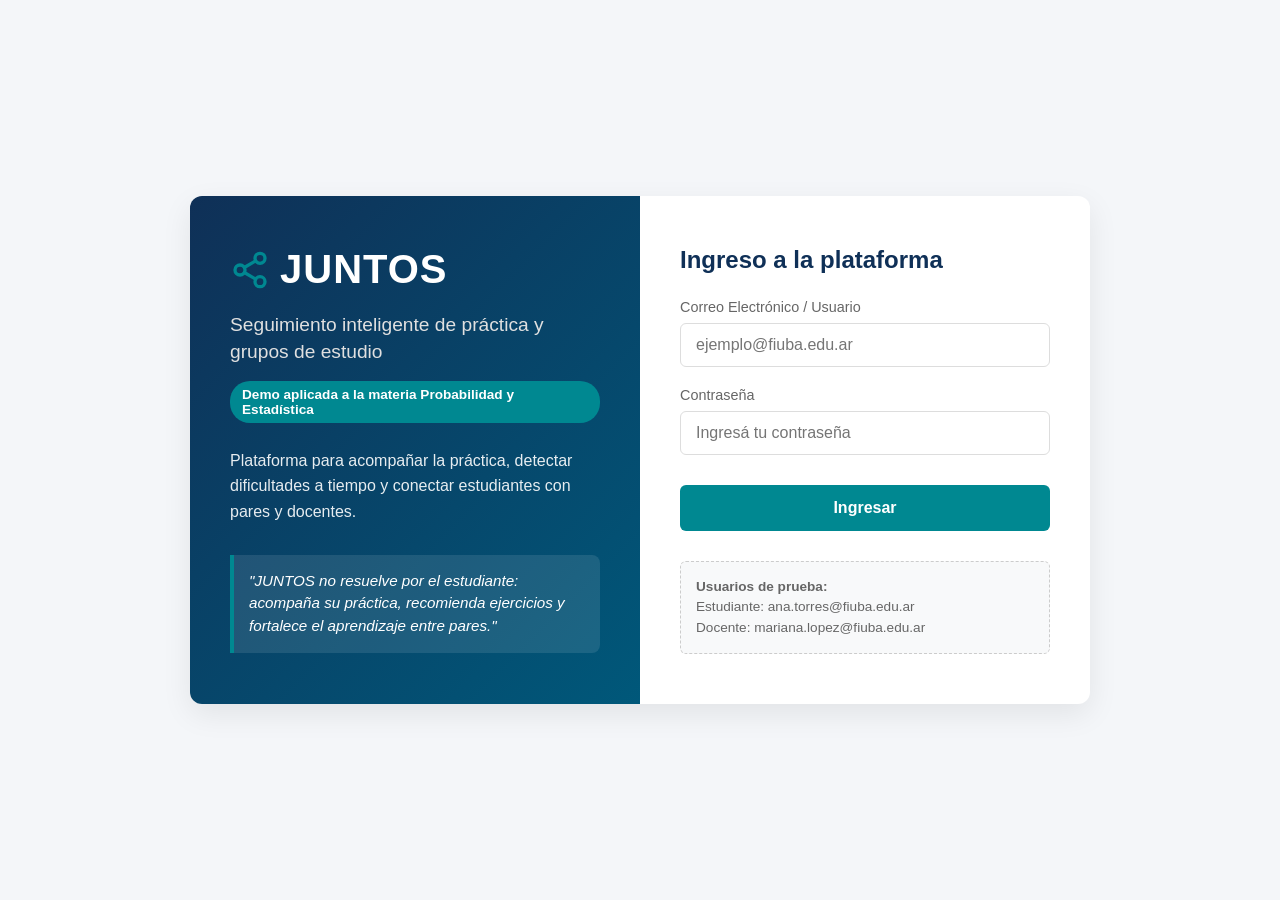
<file: index.html>
<!DOCTYPE html>
<html lang="es">
<head>
    <meta charset="UTF-8">
    <meta name="viewport" content="width=device-width, initial-scale=1.0">
    <title>JUNTOS - Demo Probabilidad y Estadística</title>
    <link rel="stylesheet" href="styles.css">
</head>
<body>
    <div class="login-container">
        <div class="login-info">
            <div class="logo-container">
                <!-- SVG Logo representing connection/peers -->
                <svg width="40" height="40" viewBox="0 0 24 24" fill="none" stroke="currentColor" stroke-width="2" stroke-linecap="round" stroke-linejoin="round" class="logo-icon">
                    <circle cx="18" cy="5" r="3"></circle>
                    <circle cx="6" cy="12" r="3"></circle>
                    <circle cx="18" cy="19" r="3"></circle>
                    <line x1="8.59" y1="13.51" x2="15.42" y2="17.49"></line>
                    <line x1="15.41" y1="6.51" x2="8.59" y2="10.49"></line>
                </svg>
                <h1 class="logo-text">JUNTOS</h1>
            </div>
            <h2 class="subtitle">Seguimiento inteligente de práctica y grupos de estudio</h2>
            <div class="demo-badge">Demo aplicada a la materia Probabilidad y Estadística</div>

            <p class="support-text">
                Plataforma para acompañar la práctica, detectar dificultades a tiempo y conectar estudiantes con pares y docentes.
            </p>

            <div class="highlight-text">
                "JUNTOS no resuelve por el estudiante: acompaña su práctica, recomienda ejercicios y fortalece el aprendizaje entre pares."
            </div>
        </div>

        <div class="login-form-container">
            <h3>Ingreso a la plataforma</h3>
            <form id="login-form">
                <div class="input-group">
                    <label for="email">Correo Electrónico / Usuario</label>
                    <input type="email" id="email" name="email" required placeholder="ejemplo@fiuba.edu.ar">
                </div>
                <div class="input-group">
                    <label for="password">Contraseña</label>
                    <input type="password" id="password" name="password" required placeholder="Ingresá tu contraseña">
                </div>
                <div id="error-message" class="error-message"></div>
                <button type="submit" class="submit-btn">Ingresar</button>
            </form>

            <div class="demo-users-info">
                <strong>Usuarios de prueba:</strong><br>
                Estudiante: ana.torres@fiuba.edu.ar<br>
                Docente: mariana.lopez@fiuba.edu.ar
            </div>
        </div>
    </div>
    <script src="script.js"></script>
</body>
</html>
</file>
<file: styles.css>
:root {
    --primary-color: #0f3057; /* Deep blue / Navy */
    --secondary-color: #00587a; /* Lighter blue */
    --accent-color: #008891; /* Teal */
    --bg-color: #f4f6f9; /* Light grey/blue background */
    --text-main: #333333;
    --text-light: #666666;
    --white: #ffffff;
    --error: #d9534f;
}

* {
    box-sizing: border-box;
    margin: 0;
    padding: 0;
    font-family: 'Segoe UI', Tahoma, Geneva, Verdana, sans-serif;
}

body {
    background-color: var(--bg-color);
    display: flex;
    justify-content: center;
    align-items: center;
    min-height: 100vh;
    color: var(--text-main);
}

.login-container {
    background-color: var(--white);
    border-radius: 12px;
    box-shadow: 0 10px 30px rgba(0, 0, 0, 0.08);
    display: flex;
    max-width: 900px;
    width: 90%;
    overflow: hidden;
}

/* Left side - Info */
.login-info {
    background: linear-gradient(135deg, var(--primary-color), var(--secondary-color));
    color: var(--white);
    padding: 40px;
    width: 50%;
    display: flex;
    flex-direction: column;
    justify-content: center;
}

.logo-container {
    display: flex;
    align-items: center;
    margin-bottom: 20px;
}

.logo-icon {
    color: var(--accent-color);
    margin-right: 10px;
}

.logo-text {
    font-size: 2.5rem;
    font-weight: 700;
    letter-spacing: 1px;
}

.subtitle {
    font-size: 1.2rem;
    font-weight: 400;
    margin-bottom: 15px;
    line-height: 1.4;
    color: #e0e0e0;
}

.demo-badge {
    display: inline-block;
    background-color: var(--accent-color);
    color: var(--white);
    padding: 6px 12px;
    border-radius: 20px;
    font-size: 0.85rem;
    font-weight: 600;
    margin-bottom: 25px;
    align-self: flex-start;
}

.support-text {
    font-size: 1rem;
    line-height: 1.6;
    margin-bottom: 30px;
    color: rgba(255, 255, 255, 0.9);
}

.highlight-text {
    background-color: rgba(255, 255, 255, 0.1);
    border-left: 4px solid var(--accent-color);
    padding: 15px;
    font-style: italic;
    font-size: 0.95rem;
    line-height: 1.5;
    border-radius: 0 8px 8px 0;
}

/* Right side - Form */
.login-form-container {
    padding: 50px 40px;
    width: 50%;
    display: flex;
    flex-direction: column;
    justify-content: center;
}

.login-form-container h3 {
    margin-bottom: 25px;
    font-size: 1.5rem;
    color: var(--primary-color);
}

.input-group {
    margin-bottom: 20px;
}

.input-group label {
    display: block;
    margin-bottom: 8px;
    font-weight: 500;
    font-size: 0.9rem;
    color: var(--text-light);
}

.input-group input {
    width: 100%;
    padding: 12px 15px;
    border: 1px solid #ddd;
    border-radius: 6px;
    font-size: 1rem;
    transition: border-color 0.3s;
}

.input-group input:focus {
    outline: none;
    border-color: var(--accent-color);
    box-shadow: 0 0 0 2px rgba(0, 136, 145, 0.2);
}

.submit-btn {
    width: 100%;
    padding: 14px;
    background-color: var(--accent-color);
    color: white;
    border: none;
    border-radius: 6px;
    font-size: 1rem;
    font-weight: 600;
    cursor: pointer;
    transition: background-color 0.3s, transform 0.1s;
    margin-top: 10px;
}

.submit-btn:hover {
    background-color: #00727a;
}

.submit-btn:active {
    transform: scale(0.98);
}

.error-message {
    color: var(--error);
    font-size: 0.9rem;
    margin-bottom: 15px;
    min-height: 20px;
    display: none;
}

.demo-users-info {
    margin-top: 30px;
    padding: 15px;
    background-color: #f8f9fa;
    border: 1px dashed #ccc;
    border-radius: 6px;
    font-size: 0.85rem;
    color: var(--text-light);
    line-height: 1.5;
}

/* Responsive */
@media (max-width: 768px) {
    .login-container {
        flex-direction: column;
        max-width: 450px;
    }

    .login-info, .login-form-container {
        width: 100%;
    }

    .login-info {
        padding: 30px 20px;
    }

    .login-form-container {
        padding: 30px 20px;
    }
}
</file>
<file: frontend/styles.css>
:root {
    --primary-color: #0f3057; /* Deep blue / Navy */
    --secondary-color: #00587a; /* Lighter blue */
    --accent-color: #008891; /* Teal */
    --bg-color: #f4f6f9; /* Light grey/blue background */
    --text-main: #333333;
    --text-light: #666666;
    --white: #ffffff;
    --error: #d9534f;
}

* {
    box-sizing: border-box;
    margin: 0;
    padding: 0;
    font-family: 'Segoe UI', Tahoma, Geneva, Verdana, sans-serif;
}

body {
    background-color: var(--bg-color);
    display: flex;
    justify-content: center;
    align-items: center;
    min-height: 100vh;
    color: var(--text-main);
}

.login-container {
    background-color: var(--white);
    border-radius: 12px;
    box-shadow: 0 10px 30px rgba(0, 0, 0, 0.08);
    display: flex;
    max-width: 900px;
    width: 90%;
    overflow: hidden;
}

/* Left side - Info */
.login-info {
    background: linear-gradient(135deg, var(--primary-color), var(--secondary-color));
    color: var(--white);
    padding: 40px;
    width: 50%;
    display: flex;
    flex-direction: column;
    justify-content: center;
}

.logo-container {
    display: flex;
    align-items: center;
    margin-bottom: 20px;
}

.logo-icon {
    color: var(--accent-color);
    margin-right: 10px;
}

.logo-text {
    font-size: 2.5rem;
    font-weight: 700;
    letter-spacing: 1px;
}

.subtitle {
    font-size: 1.2rem;
    font-weight: 400;
    margin-bottom: 15px;
    line-height: 1.4;
    color: #e0e0e0;
}

.demo-badge {
    display: inline-block;
    background-color: var(--accent-color);
    color: var(--white);
    padding: 6px 12px;
    border-radius: 20px;
    font-size: 0.85rem;
    font-weight: 600;
    margin-bottom: 25px;
    align-self: flex-start;
}

.support-text {
    font-size: 1rem;
    line-height: 1.6;
    margin-bottom: 30px;
    color: rgba(255, 255, 255, 0.9);
}

.highlight-text {
    background-color: rgba(255, 255, 255, 0.1);
    border-left: 4px solid var(--accent-color);
    padding: 15px;
    font-style: italic;
    font-size: 0.95rem;
    line-height: 1.5;
    border-radius: 0 8px 8px 0;
}

/* Right side - Form */
.login-form-container {
    padding: 50px 40px;
    width: 50%;
    display: flex;
    flex-direction: column;
    justify-content: center;
}

.login-form-container h3 {
    margin-bottom: 25px;
    font-size: 1.5rem;
    color: var(--primary-color);
}

.input-group {
    margin-bottom: 20px;
}

.input-group label {
    display: block;
    margin-bottom: 8px;
    font-weight: 500;
    font-size: 0.9rem;
    color: var(--text-light);
}

.input-group input {
    width: 100%;
    padding: 12px 15px;
    border: 1px solid #ddd;
    border-radius: 6px;
    font-size: 1rem;
    transition: border-color 0.3s;
}

.input-group input:focus {
    outline: none;
    border-color: var(--accent-color);
    box-shadow: 0 0 0 2px rgba(0, 136, 145, 0.2);
}

.submit-btn {
    width: 100%;
    padding: 14px;
    background-color: var(--accent-color);
    color: white;
    border: none;
    border-radius: 6px;
    font-size: 1rem;
    font-weight: 600;
    cursor: pointer;
    transition: background-color 0.3s, transform 0.1s;
    margin-top: 10px;
}

.submit-btn:hover {
    background-color: #00727a;
}

.submit-btn:active {
    transform: scale(0.98);
}

.error-message {
    color: var(--error);
    font-size: 0.9rem;
    margin-bottom: 15px;
    min-height: 20px;
    display: none;
}

.demo-users-info {
    margin-top: 30px;
    padding: 15px;
    background-color: #f8f9fa;
    border: 1px dashed #ccc;
    border-radius: 6px;
    font-size: 0.85rem;
    color: var(--text-light);
    line-height: 1.5;
}

/* Responsive */
@media (max-width: 768px) {
    .login-container {
        flex-direction: column;
        max-width: 450px;
    }

    .login-info, .login-form-container {
        width: 100%;
    }

    .login-info {
        padding: 30px 20px;
    }

    .login-form-container {
        padding: 30px 20px;
    }
}

/* App Layout Styles */
.app-container {
    display: flex;
    flex-direction: column;
    height: 100vh;
    width: 100vw;
    background-color: var(--bg-color);
}

.app-header {
    background-color: var(--primary-color);
    color: var(--white);
    padding: 15px 30px;
    display: flex;
    justify-content: space-between;
    align-items: center;
    box-shadow: 0 2px 5px rgba(0,0,0,0.1);
    z-index: 10;
}

.header-logo {
    display: flex;
    align-items: center;
    gap: 15px;
}

.header-logo svg {
    color: var(--accent-color);
}

.header-logo-text {
    font-size: 1.5rem;
    font-weight: 700;
}

.header-subtitle {
    font-size: 1rem;
    color: #e0e0e0;
    border-left: 1px solid rgba(255,255,255,0.3);
    padding-left: 15px;
}

.header-user {
    display: flex;
    align-items: center;
    gap: 15px;
}

.user-name {
    font-weight: 600;
}

.user-role {
    font-size: 0.85rem;
    background-color: var(--accent-color);
    padding: 3px 8px;
    border-radius: 12px;
    text-transform: capitalize;
}

.app-header .logout-btn {
    background-color: transparent;
    color: var(--white);
    border: 1px solid rgba(255,255,255,0.5);
    padding: 6px 12px;
    border-radius: 4px;
    cursor: pointer;
    transition: all 0.2s;
}

.app-header .logout-btn:hover {
    background-color: rgba(255,255,255,0.1);
    border-color: var(--white);
}

.app-body {
    display: flex;
    flex: 1;
    overflow: hidden;
}

.selected-week-badge {
    background-color: #f8f9fa;
    border: 1px solid #ddd;
    padding: 15px;
    margin: 15px;
    border-radius: 8px;
    display: flex;
    flex-direction: column;
    gap: 8px;
    font-size: 0.9rem;
}
.week-badge-label {
    font-size: 0.75rem;
    text-transform: uppercase;
    color: var(--text-light);
    font-weight: bold;
    letter-spacing: 0.5px;
}
.week-selector {
    width: 100%;
    padding: 6px;
    border: 1px solid #ccc;
    border-radius: 4px;
    background-color: #fff;
    font-size: 0.9rem;
    color: var(--text-main);
}
.week-badge-topic {
    font-size: 0.85rem;
    color: var(--text-main);
    font-style: italic;
}
.week-summary-card {
    background: white;
    padding: 20px;
    border-radius: 6px;
    border-left: 4px solid var(--accent-color);
    box-shadow: var(--card-shadow);
}
.week-summary-card h3 {
    margin-top: 0;
    color: var(--primary-color);
}
.week-demo-note {
    background-color: #fff3cd;
    color: #856404;
    padding: 10px 15px;
    border-radius: 6px;
    border: 1px solid #ffeeba;
    margin-bottom: 20px;
    font-size: 0.9rem;
}

.app-sidebar {
    width: 250px;
    background-color: var(--white);
    border-right: 1px solid #e0e0e0;
    overflow-y: auto;
    padding: 20px 0;
}

.sidebar-menu {
    list-style: none;
}

.sidebar-menu li {
    padding: 12px 25px;
    cursor: pointer;
    color: var(--text-main);
    transition: background-color 0.2s, color 0.2s;
    border-left: 4px solid transparent;
}

.sidebar-menu li:hover {
    background-color: var(--bg-color);
    color: var(--accent-color);
}

.sidebar-menu li.active {
    background-color: rgba(0, 136, 145, 0.1);
    color: var(--accent-color);
    border-left-color: var(--accent-color);
    font-weight: 600;
}

.app-main {
    flex: 1;
    padding: 30px 40px;
    overflow-y: auto;
}

.app-main h1 {
    color: var(--primary-color);
    margin-bottom: 10px;
}

.app-main > p {
    color: var(--text-light);
    margin-bottom: 30px;
    font-size: 1.1rem;
}

/* Cards */
.cards-grid {
    display: grid;
    grid-template-columns: repeat(auto-fill, minmax(220px, 1fr));
    gap: 20px;
}

.stat-card {
    background-color: var(--white);
    border-radius: 10px;
    padding: 20px;
    box-shadow: 0 4px 6px rgba(0,0,0,0.05);
    border-top: 4px solid var(--secondary-color);
    transition: transform 0.2s;
}

.stat-card:hover {
    transform: translateY(-2px);
}

.stat-card-title {
    font-size: 0.9rem;
    color: var(--text-light);
    margin-bottom: 10px;
}

.stat-card-value {
    font-size: 1.5rem;
    font-weight: 700;
    color: var(--primary-color);
}

/* Overriding body styles for app layout */
body.app-layout {
    display: block;
    min-height: 100vh;
    background-color: var(--bg-color);
}

.placeholder-view {
    background-color: var(--white);
    border-radius: 10px;
    padding: 40px;
    text-align: center;
    color: var(--text-light);
    box-shadow: 0 4px 6px rgba(0,0,0,0.05);
}

/* --- DEMO STYLES --- */
.demo-btn {
    padding: 10px 20px;
    border: none;
    border-radius: 6px;
    font-size: 1rem;
    font-weight: 600;
    cursor: pointer;
    transition: background-color 0.2s, transform 0.1s;
}
.demo-btn.primary {
    background-color: var(--accent-color);
    color: white;
}
.demo-btn.primary:hover {
    background-color: #00727a;
}
.demo-btn.secondary {
    background-color: #e0e0e0;
    color: var(--text-main);
}
.demo-btn.secondary:hover {
    background-color: #cccccc;
}
.demo-btn.small-btn {
    padding: 6px 12px;
    font-size: 0.9rem;
    background-color: var(--secondary-color);
    color: white;
}
.demo-btn.small-btn:hover {
    background-color: #004561;
}

.mt-10 { margin-top: 10px; }
.mt-20 { margin-top: 20px; }

.hidden {
    display: none !important;
}

/* Teoria Guiada */
.teoria-bloque {
    background-color: var(--white);
    border-radius: 8px;
    padding: 20px;
    margin-bottom: 20px;
    box-shadow: 0 2px 4px rgba(0,0,0,0.05);
    border-left: 4px solid var(--accent-color);
}
.teoria-bloque h3 {
    color: var(--primary-color);
    margin-bottom: 12px;
}
.pregunta-box {
    background-color: var(--bg-color);
    padding: 15px;
    border-radius: 6px;
    margin-top: 15px;
}
.pregunta-box label {
    display: block;
    margin-bottom: 8px;
    cursor: pointer;
}
.feedback-msg {
    margin-top: 10px;
    font-weight: 500;
}
.ejemplo-box {
    background-color: #f8f9fa;
    padding: 15px;
    border-radius: 6px;
    border: 1px solid #e0e0e0;
}

/* Guia Ejercicios y Practica Recomendada */
.recommended-practice-card {
    background-color: #e6f7ff;
    border-left: 4px solid var(--accent-color);
    padding: 20px;
    border-radius: 8px;
    margin-bottom: 20px;
    box-shadow: 0 2px 4px rgba(0,0,0,0.05);
}

.exercise-section-title {
    color: var(--primary-color);
    font-size: 1.2rem;
    margin-bottom: 15px;
}

.ejercicio-list {
    display: flex;
    flex-direction: column;
    gap: 15px;
}

.exercise-card {
    background-color: var(--white);
    border-radius: 8px;
    padding: 20px;
    box-shadow: 0 2px 4px rgba(0,0,0,0.05);
    border: 1px solid #e0e0e0;
}

.exercise-card-header {
    display: flex;
    justify-content: space-between;
    align-items: center;
    margin-bottom: 10px;
    font-size: 1.1rem;
}

.exercise-meta {
    color: var(--text-light);
    font-size: 0.95rem;
    margin-bottom: 15px;
}

.exercise-actions {
    display: flex;
    gap: 10px;
}

.tag {
    padding: 4px 8px;
    border-radius: 12px;
    font-size: 0.8rem;
    font-weight: 600;
}
.tag-res { background-color: #d4edda; color: #155724; }
.tag-pend { background-color: #f8d7da; color: #721c24; }
.tag-recom { background-color: #fff3cd; color: #856404; border: 1px solid #ffeeba; }
.tag-block { background-color: #e2e3e5; color: #383d41; }

/* Resolver Ejercicio */
.resolver-container {
    background-color: var(--white);
    padding: 25px;
    border-radius: 8px;
    box-shadow: 0 2px 4px rgba(0,0,0,0.05);
}

.resolver-header {
    margin-bottom: 15px;
    color: var(--primary-color);
}

.resolver-card {
    border: 1px solid #e0e0e0;
}

.back-to-guide-btn {
    margin-left: auto;
}

.feedback-ai-card {
    border-radius: 8px;
    padding: 15px;
    margin-top: 20px;
}

/* Diagnosis Inline Card */
.diagnosis-inline-card {
    background-color: #fff3cd;
    border-left: 4px solid #ffc107;
    padding: 15px;
    margin: 10px 0;
    border-radius: 4px;
    font-size: 0.95rem;
    color: #856404;
}

.diagnosis-label {
    font-weight: bold;
    text-transform: uppercase;
    font-size: 0.8rem;
    margin-bottom: 8px;
    color: #b58105;
}

/* Diagnostico Summary Grid */
.diagnostico-summary-grid {
    display: grid;
    grid-template-columns: repeat(auto-fit, minmax(200px, 1fr));
    gap: 20px;
    margin-bottom: 20px;
}

.diagnostico-card {
    background-color: #f8f9fa;
    padding: 20px;
    border-radius: 8px;
    text-align: center;
    border: 1px solid #e0e0e0;
}

.diagnostico-status {
    font-size: 1.1rem;
    font-weight: bold;
    color: var(--primary-color);
    margin-top: 10px;
}

.difficulty-list {
    display: flex;
    flex-direction: column;
    gap: 15px;
}

.difficulty-item {
    background-color: #fdf3f4;
    border-left: 4px solid #e74c3c;
    padding: 15px;
    border-radius: 4px;
}

.topic-status-table {
    width: 100%;
    border-collapse: collapse;
}

.topic-status-table th,
.topic-status-table td {
    padding: 12px;
    text-align: left;
    border-bottom: 1px solid #ddd;
}

.topic-status-table th {
    background-color: #f8f9fa;
    font-weight: bold;
}

.status-pill {
    padding: 4px 10px;
    border-radius: 12px;
    font-size: 0.85rem;
    font-weight: bold;
}

.status-understood {
    background-color: #d4edda;
    color: #155724;
}

.status-weak {
    background-color: #f8d7da;
    color: #721c24;
}

.status-pending {
    background-color: #e2e3e5;
    color: #383d41;
}

/* Practice Recommendation Card */
.practice-recommendation-card {
    background-color: var(--white);
    padding: 25px;
    border-radius: 8px;
    box-shadow: 0 2px 4px rgba(0,0,0,0.05);
}

.recommendation-list {
    display: flex;
    flex-direction: column;
    gap: 15px;
}

.recommendation-item {
    background-color: #f8f9fa;
    border: 1px solid #e0e0e0;
    padding: 15px;
    border-radius: 6px;
}

.recommendation-item h5 {
    margin-bottom: 8px;
    color: var(--primary-color);
}
.enunciado-box {
    background-color: #f8f9fa;
    padding: 15px;
    border-left: 4px solid var(--secondary-color);
    margin-bottom: 20px;
    font-size: 1.05rem;
}
.resolucion-textarea {
    width: 100%;
    padding: 15px;
    border: 1px solid #ddd;
    border-radius: 6px;
    font-family: monospace;
    font-size: 1rem;
    resize: vertical;
}
.resolver-actions {
    display: flex;
    gap: 10px;
}
.pista-msg {
    background-color: #fff3cd;
    color: #856404;
    padding: 10px 15px;
    border-radius: 6px;
    border-left: 4px solid #ffeeba;
    font-style: italic;
}
.feedback-card {
    padding: 15px;
    border-radius: 6px;
}
.error-card {
    background-color: #fdf3f4;
    border: 1px solid #f5c6cb;
    color: #721c24;
}
.success-card {
    background-color: #d4edda;
    border: 1px solid #c3e6cb;
    color: #155724;
}
.grupo-estudio-sug {
    margin-top: 15px;
    padding: 15px;
    background-color: var(--white);
    border: 1px dashed var(--accent-color);
    border-radius: 6px;
}
.success-msg {
    color: #155724;
    background-color: #d4edda;
    padding: 10px;
    border-radius: 4px;
    margin-top: 10px;
}

/* Diagnostico & Grupos */
.diagnostico-container, .grupo-card {
    background-color: var(--white);
    padding: 25px;
    border-radius: 8px;
    box-shadow: 0 2px 4px rgba(0,0,0,0.05);
}
.diagnostico-table {
    width: 100%;
    border-collapse: collapse;
}
.diagnostico-table th, .diagnostico-table td {
    padding: 12px;
    text-align: left;
    border-bottom: 1px solid #ddd;
}
.diagnostico-table th {
    background-color: #f8f9fa;
    color: var(--primary-color);
}
.recomendacion-box {
    background-color: #e9ecef;
    padding: 15px;
    border-radius: 6px;
    border-left: 4px solid var(--primary-color);
}

/* Nuevos estilos para Teoría Guiada y Chat del Tutor */

.guided-theory-layout {
    display: flex;
    flex-direction: column;
    gap: 20px;
}

@media (min-width: 992px) {
    .guided-theory-layout {
        flex-direction: row;
        align-items: flex-start;
    }
}

.theory-card {
    flex: 1;
    background-color: var(--white);
    border-radius: 12px;
    box-shadow: 0 4px 12px rgba(0,0,0,0.05);
    padding: 30px;
}

.theory-header {
    margin-bottom: 20px;
    border-bottom: 2px solid var(--bg-color);
    padding-bottom: 15px;
}

.section-kicker {
    display: inline-block;
    font-size: 0.85rem;
    color: var(--accent-color);
    text-transform: uppercase;
    font-weight: bold;
    letter-spacing: 0.5px;
    margin-bottom: 5px;
}

.theory-header h2 {
    color: var(--primary-color);
    font-size: 1.8rem;
    margin-bottom: 0;
}

.guided-theory-content {
    font-size: 1.05rem;
    line-height: 1.6;
    color: var(--text-main);
}

.loading-card {
    display: flex;
    flex-direction: column;
    align-items: center;
    justify-content: center;
    padding: 50px 20px;
    color: var(--text-light);
}

.spinner {
    border: 4px solid var(--bg-color);
    border-top: 4px solid var(--accent-color);
    border-radius: 50%;
    width: 40px;
    height: 40px;
    animation: spin 1s linear infinite;
    margin-bottom: 15px;
}

@keyframes spin {
    0% { transform: rotate(0deg); }
    100% { transform: rotate(360deg); }
}

.theory-response h1,
.theory-response h2,
.theory-response h3,
.theory-response h4 {
    color: var(--primary-color);
    margin-top: 25px;
    margin-bottom: 15px;
}

.theory-response h1 { font-size: 1.6rem; }
.theory-response h2 { font-size: 1.4rem; }
.theory-response h3 { font-size: 1.2rem; }

.theory-response p {
    margin-bottom: 15px;
}

.theory-response ul,
.theory-response ol {
    margin-bottom: 15px;
    margin-left: 20px;
}

.theory-response li {
    margin-bottom: 8px;
}

.theory-response strong {
    color: var(--secondary-color);
}

.theory-actions {
    margin-top: 30px;
    padding-top: 20px;
    border-top: 1px solid var(--bg-color);
    display: flex;
    gap: 15px;
    flex-wrap: wrap;
}

/* Chat del Tutor Rediseñado */
.tutor-chat-card {
    background-color: var(--white);
    border-radius: 12px;
    box-shadow: 0 4px 12px rgba(0,0,0,0.05);
    padding: 20px;
    width: 100%;
}

@media (min-width: 992px) {
    .tutor-chat-card {
        width: 350px;
        position: sticky;
        top: 20px;
    }
}

.tutor-chat-card h3 {
    color: var(--primary-color);
    font-size: 1.2rem;
    margin-bottom: 10px;
}

.chat-helper-text {
    font-size: 0.9rem;
    color: var(--text-light);
    margin-bottom: 15px;
}

.tutor-chat-messages {
    background-color: var(--bg-color);
    border-radius: 8px;
    padding: 15px;
    max-height: 400px;
    overflow-y: auto;
    display: flex;
    flex-direction: column;
    gap: 15px;
    margin-bottom: 15px;
}

.chat-message {
    padding: 12px 15px;
    border-radius: 12px;
    font-size: 0.95rem;
    line-height: 1.4;
    max-width: 90%;
}

.chat-message.bot {
    background-color: var(--white);
    color: var(--text-main);
    align-self: flex-start;
    border: 1px solid #e0e0e0;
}

.chat-message.bot strong {
    color: var(--primary-color);
    display: block;
    margin-bottom: 5px;
}

.chat-message.user {
    background-color: var(--accent-color);
    color: var(--white);
    align-self: flex-end;
}

.chat-message.user strong {
    display: block;
    margin-bottom: 5px;
    color: rgba(255,255,255,0.9);
}

.quick-actions {
    display: flex;
    flex-wrap: wrap;
    gap: 8px;
    margin-bottom: 15px;
}

.chat-input-row {
    display: flex;
    flex-direction: column;
    gap: 10px;
}

.chat-input-row textarea {
    width: 100%;
    border: 1px solid #ccc;
    border-radius: 8px;
    padding: 10px;
    font-size: 0.95rem;
    resize: vertical;
}

/* --- Interactive Theory Guided Lesson --- */

.interactive-theory-container {
    background-color: var(--white);
    border-radius: 8px;
    box-shadow: 0 1px 3px rgba(0,0,0,0.1);
    padding: 24px;
    display: flex;
    flex-direction: column;
    gap: 20px;
    min-height: 60vh;
}

.theory-progress-container {
    border-bottom: 1px solid #e7edf3;
    padding-bottom: 16px;
}

.theory-progress {
    display: flex;
    flex-wrap: wrap;
    gap: 8px;
    margin-top: 12px;
}

.topic-chip {
    font-size: 0.85rem;
    padding: 6px 12px;
    border-radius: 16px;
    background-color: #e7edf3;
    color: var(--text-light);
    border: 1px solid #ddd;
}

.topic-chip.active {
    background-color: #e0f2f1;
    color: var(--primary-color);
    border-color: var(--accent-color);
    font-weight: 500;
}

.topic-chip.completed {
    background-color: #e8f5e9;
    color: #2e7d32;
    border-color: #a5d6a7;
}

.topic-chip.weak {
    background-color: #ffebee;
    color: #c62828;
    border-color: #ef9a9a;
}

.lesson-flow {
    flex: 1;
    overflow-y: auto;
    display: flex;
    flex-direction: column;
    gap: 16px;
    padding: 10px 0;
}

.lesson-message {
    max-width: 85%;
    padding: 16px;
    border-radius: 8px;
    line-height: 1.5;
}

.lesson-message.bot {
    align-self: flex-start;
    background-color: #f8f9fa;
    border: 1px solid #e9ecef;
}

.lesson-message.user {
    align-self: flex-end;
    background-color: var(--accent-color);
    color: white;
}

.lesson-message.user strong {
    color: #e0f2f1;
}

.lesson-input-panel {
    display: flex;
    gap: 12px;
    align-items: flex-start;
}

.lesson-textarea {
    flex: 1;
}

.lesson-actions {
    display: flex;
    flex-wrap: wrap;
    gap: 10px;
}

/* New Exercise Guide Styles */
.exercise-card {
    background: var(--white);
    border: 1px solid #e0e0e0;
    border-radius: 8px;
    padding: 15px;
    margin-bottom: 15px;
    box-shadow: 0 1px 3px rgba(0,0,0,0.05);
}

.exercise-card-header {
    display: flex;
    justify-content: space-between;
    align-items: center;
    margin-bottom: 8px;
    font-size: 1.1rem;
}

.exercise-meta {
    font-size: 0.9rem;
    color: var(--text-light);
    margin-bottom: 12px;
}

.resolver-card {
    background-color: var(--white);
    padding: 25px;
    border-radius: 8px;
    box-shadow: 0 1px 5px rgba(0,0,0,0.1);
}

.exercise-statement-box {
    background-color: #f9f9f9;
    padding: 15px;
    border-left: 4px solid var(--accent-color);
    margin-bottom: 20px;
    border-radius: 4px;
}

.resolution-upload-card {
    background-color: #f0f4f8;
    border: 1px dashed #b0bec5;
    padding: 20px;
    text-align: center;
    border-radius: 8px;
    margin-bottom: 20px;
}

.uploaded-file-card {
    background-color: #e8f5e9;
    border: 1px solid #c8e6c9;
    padding: 15px;
    border-radius: 6px;
    margin-bottom: 15px;
    display: flex;
    align-items: center;
    gap: 10px;
}

.exercise-chat-container {
    background-color: #f9fbfc;
    border: 1px solid #d0d7de;
    border-radius: 8px;
    padding: 15px;
    margin-top: 20px;
}

.exercise-chat-message {
    padding: 12px 15px;
    border-radius: 8px;
    margin-bottom: 10px;
    max-width: 85%;
    line-height: 1.5;
}

.exercise-chat-message.bot {
    background-color: #eef2f5;
    align-self: flex-start;
    border-bottom-left-radius: 0;
}

.exercise-chat-message.user {
    background-color: var(--primary-color);
    color: white;
    align-self: flex-end;
    border-bottom-right-radius: 0;
    margin-left: auto;
}

.exercise-chat-feedback {
    background-color: #fff3e0;
    border-left: 4px solid #ff9800;
    padding: 15px;
    margin: 15px 0;
    border-radius: 4px;
}

.exercise-chat-actions {
    display: flex;
    gap: 10px;
    margin-top: 15px;
    flex-wrap: wrap;
}

.additional-exercise-card {
    background-color: white;
    border: 1px solid #bbdefb;
    border-left: 4px solid #2196f3;
    padding: 15px;
    border-radius: 6px;
    margin: 10px 0;
}

.group-suggestion-card {
    background-color: #e8eaf6;
    border: 1px solid #c5cae9;
    padding: 15px;
    border-radius: 6px;
    margin: 10px 0;
    display: flex;
    flex-direction: column;
    gap: 10px;
}

.status-pendiente { background-color: #f5f5f5; color: #616161; border: 1px solid #e0e0e0; }
.status-en_revision { background-color: #fff3e0; color: #e65100; border: 1px solid #ffe0b2; }
.status-resuelto { background-color: #e8f5e9; color: #1b5e20; border: 1px solid #c8e6c9; }
.status-requiere_refuerzo { background-color: #ffebee; color: #b71c1c; border: 1px solid #ffcdd2; }

/* ==========================================================================
   Teacher Dashboard Specific Styles
   ========================================================================== */

.teacher-dashboard {
    display: flex;
    flex-direction: column;
    gap: 30px;
    animation: fadeIn 0.3s ease-in-out;
}

.teacher-section {
    background-color: transparent;
}

.teacher-section h2 {
    font-size: 1.25rem;
    color: var(--text-color);
    margin-bottom: 15px;
    border-bottom: 2px solid var(--border-color);
    padding-bottom: 10px;
}

.teacher-summary-grid {
    grid-template-columns: repeat(auto-fit, minmax(200px, 1fr));
}

.teacher-card {
    background: var(--card-bg);
    border: 1px solid var(--border-color);
    border-radius: var(--border-radius);
    padding: 20px;
    box-shadow: var(--shadow);
    transition: transform 0.2s ease, box-shadow 0.2s ease;
}

.teacher-card:hover {
    transform: translateY(-2px);
    box-shadow: 0 6px 12px rgba(0,0,0,0.08);
}

.teacher-card h3 {
    margin-top: 0;
    margin-bottom: 10px;
    font-size: 1.1rem;
    color: var(--text-color);
}

.teacher-card p {
    margin-bottom: 5px;
    font-size: 0.95rem;
    color: #555;
}

.teacher-alert-card {
    border-left: 4px solid var(--primary-color);
}

.teacher-alert-card h3 {
    margin-bottom: 5px;
}

.teacher-alert-card ul {
    padding-left: 20px;
    margin-top: 5px;
    margin-bottom: 10px;
    font-size: 0.9rem;
}

/* Risks Colors */
.risk-high { color: #d9534f; font-weight: 600; }
.risk-medium { color: #f0ad4e; font-weight: 600; }
.risk-low { color: #5cb85c; font-weight: 600; }

.teacher-alert-card.risk-high { border-left-color: #d9534f; }
.teacher-alert-card.risk-medium { border-left-color: #f0ad4e; }
.teacher-alert-card.risk-low { border-left-color: #5cb85c; }

.badge.risk-high-bg { background-color: #d9534f; color: white; padding: 4px 8px; border-radius: 4px; font-size: 0.85rem;}
.badge.risk-medium-bg { background-color: #f0ad4e; color: white; padding: 4px 8px; border-radius: 4px; font-size: 0.85rem;}
.badge.risk-low-bg { background-color: #5cb85c; color: white; padding: 4px 8px; border-radius: 4px; font-size: 0.85rem;}


/* Tables */
.table-responsive {
    overflow-x: auto;
}

.teacher-table {
    width: 100%;
    border-collapse: collapse;
    background-color: var(--card-bg);
    border-radius: var(--border-radius);
    overflow: hidden;
    box-shadow: var(--shadow);
}

.teacher-table th, .teacher-table td {
    padding: 12px 15px;
    text-align: left;
    border-bottom: 1px solid var(--border-color);
}

.teacher-table th {
    background-color: #f8f9fa;
    font-weight: 600;
    color: var(--text-color);
}

.teacher-table tbody tr:hover {
    background-color: #f1f3f5;
}

.teacher-table tbody tr:last-child td {
    border-bottom: none;
}

/* Recommendations */
.teacher-recommendation-card {
    background-color: #e9ecef;
    border-left: 5px solid var(--primary-color);
    padding: 20px;
    border-radius: var(--border-radius);
    margin-bottom: 20px;
}

.teacher-recommendation-card h3 {
    margin-top: 0;
    color: var(--primary-color);
    margin-bottom: 15px;
}

.teacher-recommendation-card ol {
    padding-left: 20px;
    margin-bottom: 0;
}

.teacher-recommendation-card ol li {
    margin-bottom: 10px;
    line-height: 1.5;
}

/* Forms (Configurar Semana) */
.teacher-form {
    background: var(--card-bg);
    padding: 20px;
    border-radius: var(--border-radius);
    box-shadow: var(--shadow);
}

.teacher-form-group {
    margin-bottom: 20px;
}

.teacher-form-group label {
    display: block;
    margin-bottom: 8px;
    font-weight: 600;
    color: var(--text-color);
}

.teacher-form-group .input-field {
    width: 100%;
    padding: 10px 12px;
    border: 1px solid var(--border-color);
    border-radius: 4px;
    font-family: inherit;
    font-size: 1rem;
}

.teacher-form-group .input-field:focus {
    outline: none;
    border-color: var(--primary-color);
    box-shadow: 0 0 0 3px rgba(58, 134, 255, 0.1);
}

/* Material Upload */
.material-upload-card {
    display: flex;
    flex-direction: column;
    align-items: center;
    text-align: center;
    padding: 25px 15px;
}

.material-upload-card h4 {
    margin: 0 0 10px 0;
    font-size: 1.05rem;
}

.material-upload-card .file-status {
    margin-bottom: 15px;
    font-size: 0.9rem;
}

.loaded-file-badge {
    margin-top: 15px;
    font-size: 0.85rem;
    word-break: break-all;
}

/* AI Plan Card */
.ai-plan-card {
    background: #f8f9fa;
    border: 2px solid var(--primary-color);
    border-radius: var(--border-radius);
    padding: 25px;
    box-shadow: 0 4px 15px rgba(0,0,0,0.05);
}

.ai-plan-card .plan-content h3 {
    color: var(--text-color);
    border-bottom: 1px solid #ccc;
    padding-bottom: 5px;
    margin-bottom: 15px;
}
.ai-plan-card .plan-content h4 {
    margin-top: 20px;
    margin-bottom: 10px;
    color: #495057;
}

.ai-plan-card ul, .ai-plan-card ol {
    padding-left: 20px;
    margin-bottom: 15px;
}

.ai-plan-card li {
    margin-bottom: 5px;
}

/* Query Box */

/* Lists */
.teacher-list {
    list-style: none;
    padding: 0;
    margin: 0;
}
.teacher-list li {
    background: var(--card-bg);
    padding: 12px 15px;
    margin-bottom: 10px;
    border-radius: var(--border-radius);
    border: 1px solid var(--border-color);
    box-shadow: 0 2px 4px rgba(0,0,0,0.02);
}

/* Group Teacher Card */
.group-teacher-card ul {
    margin: 0;
    padding-left: 20px;
    font-size: 0.9rem;
}
.group-teacher-card p {
    margin-bottom: 5px;
}

/* Nuevos estilos - Docente vista y roles */
.teacher-consultas-layout {
    display: grid;
    grid-template-columns: 1fr;
    gap: 25px;
}

@media (min-width: 992px) {
    .teacher-consultas-layout {
        grid-template-columns: 350px 1fr;
    }
}

.teacher-context-column {
    display: flex;
    flex-direction: column;
    gap: 20px;
}

.teacher-query-column {
    display: flex;
    flex-direction: column;
}

.teacher-query-box {
    display: flex;
    flex-direction: column;
    height: 100%;
}

.teacher-week-context {
    background-color: #e3f2fd;
    border-left: 4px solid #1e88e5;
    padding: 12px 15px;
    margin-bottom: 20px;
    border-radius: 4px;
}

.teacher-query-context-card,
.teacher-signal-list,
.grouping-criteria-card {
    background-color: var(--card-bg);
    border: 1px solid var(--border-color);
    padding: 18px;
    border-radius: var(--border-radius);
    box-shadow: var(--shadow);
}

.teacher-query-categories {
    display: grid;
    grid-template-columns: repeat(auto-fit, minmax(240px, 1fr));
    gap: 15px;
}

.teacher-query-category {
    background: #f9f9f9;
    border: 1px solid #e0e0e0;
    padding: 15px;
    border-radius: 8px;
}

.teacher-query-category h4 {
    margin: 0 0 12px 0;
    color: #424242;
    font-size: 0.95rem;
    border-bottom: 1px solid #eee;
    padding-bottom: 6px;
}

.quick-queries {
    display: flex;
    flex-direction: column;
    gap: 8px;
}

.quick-query-btn {
    text-align: left;
    white-space: normal;
    height: auto;
    padding: 8px 12px;
    background-color: #fff;
    border: 1px solid #ccc;
    color: #333;
    transition: background-color 0.2s, border-color 0.2s;
}

.quick-query-btn:hover {
    background-color: #f0f0f0;
    border-color: #999;
}

.teacher-response-card {
    background-color: #fff;
    border: 1px solid #e0e0e0;
    border-left: 4px solid var(--primary-color);
    padding: 25px;
    border-radius: 8px;
    box-shadow: 0 4px 6px rgba(0,0,0,0.05);
}

.teacher-response-header {
    font-weight: 600;
    color: #555;
    margin-bottom: 5px;
    font-size: 0.9rem;
    text-transform: uppercase;
    letter-spacing: 0.5px;
}

.teacher-response-block {
    margin-top: 20px;
}

.teacher-response-section-title {
    font-weight: 600;
    margin-bottom: 8px;
    color: var(--text-color);
    font-size: 1.05rem;
}

.teacher-evidence-list {
    margin: 0;
    padding-left: 20px;
    color: #444;
}

.teacher-evidence-list li {
    margin-bottom: 6px;
}

.teacher-action-box {
    background-color: #e8f5e9;
    border: 1px solid #c8e6c9;
    padding: 15px;
    border-radius: 6px;
    margin-top: 25px;
}

.teacher-next-step-box {
    background-color: #fff3e0;
    border: 1px solid #ffe0b2;
    padding: 15px;
    border-radius: 6px;
    margin-top: 15px;
}

.group-role-table {
    width: 100%;
    border-collapse: collapse;
    margin-top: 10px;
    font-size: 0.95rem;
}

.group-role-table th, .group-role-table td {
    padding: 12px 10px;
    text-align: left;
    border-bottom: 1px solid #e0e0e0;
}

.group-role-table th {
    font-weight: 600;
    color: #555;
    background-color: #fafafa;
}

.role-badge {
    display: inline-block;
    padding: 4px 10px;
    border-radius: 12px;
    font-size: 0.8rem;
    font-weight: 600;
    color: #fff;
    text-align: center;
    white-space: nowrap;
}

.role-refuerzo {
    background-color: #e53935; /* Rojo */
}

.role-practico {
    background-color: #fb8c00; /* Naranja */
}

.role-recuperacion {
    background-color: #8e24aa; /* Morado */
}

.role-apoyo {
    background-color: #43a047; /* Verde */
}

.role-coordinacion {
    background-color: #1e88e5; /* Azul */
}

.role-opcional {
    background-color: #757575; /* Gris */
}

/* Antiguos estilos que se solapaban */
.role-badge.antiguo {
    background-color: #e8f5e9;
    color: #2e7d32;
    border: 1px solid #a5d6a7;
}

.selected-week-badge {
    margin: 10px 15px;
    padding: 10px;
    background-color: var(--card-bg);
    border: 1px solid var(--border-color);
    border-radius: var(--border-radius);
    text-align: center;
}

.week-badge-label {
    font-size: 0.75rem;
    color: var(--text-light);
    text-transform: uppercase;
    letter-spacing: 0.5px;
    margin-bottom: 5px;
}

.week-selector {
    width: 100%;
    padding: 6px;
    border: 1px solid var(--border-color);
    border-radius: 4px;
    font-size: 0.85rem;
    background-color: var(--white);
    margin-bottom: 5px;
}

.week-badge-topic {
    font-size: 0.8rem;
    font-weight: 500;
    color: var(--primary-color);
}
</file>
